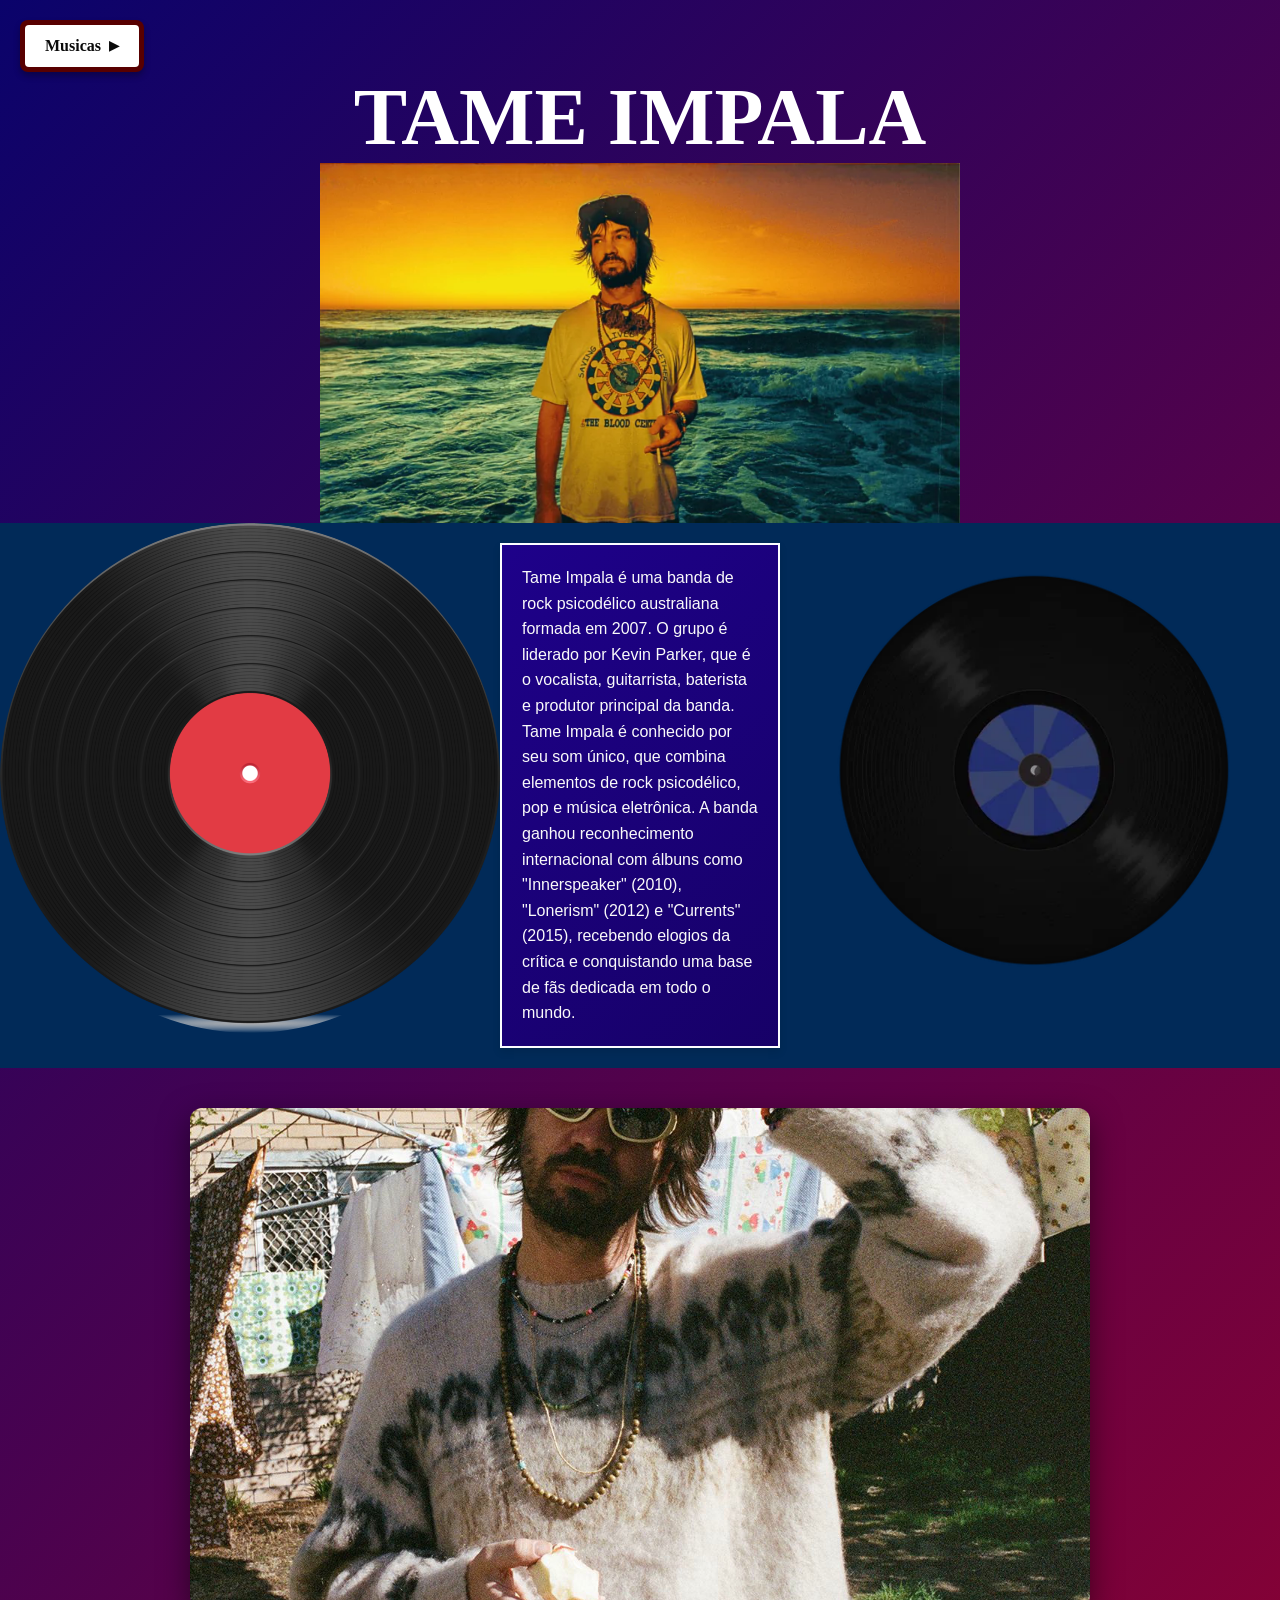
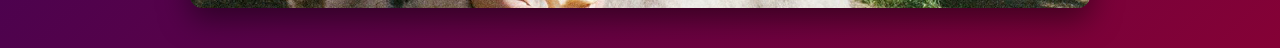
<file: Index.html>
<!doctype html>
<html lang="pt-br">
  <head>
    <meta charset="UTF-8" />
    <title>Carrossel CSS</title>
    <link rel="stylesheet" href="style.css" />
  </head>

  <body>
    <header>
        <div class="menu-container">
            <details>
                <summary>Musicas</summary>
                <ul>
                    <li><a href="index.html">Início</a></li>
                    <li><a href="musicas.html">Músicas</a></li>
                    <li><a href="albuns.html">Álbuns</a></li>
                </ul>
            </details>
        </div>
    </header>
    <div class="Text_neon">
      <h1>Tame Impala</h1>
    </div>

    <img
      class="Imagem_topo"
      src="image/TameImpala_img.jpg"
      alt="Tame_Impala_img"
    />

    <div class="Topo">
      <div class="Vinil_giratorio">
        <img class="img1" src="image/vinil_img.webp" alt="Vinil_img" />
      </div>

      <div class="Caixa_texto">
        <p>
          Tame Impala é uma banda de rock psicodélico australiana formada em
          2007. O grupo é liderado por Kevin Parker, que é o vocalista,
          guitarrista, baterista e produtor principal da banda. Tame Impala é
          conhecido por seu som único, que combina elementos de rock
          psicodélico, pop e música eletrônica. A banda ganhou reconhecimento
          internacional com álbuns como "Innerspeaker" (2010), "Lonerism" (2012)
          e "Currents" (2015), recebendo elogios da crítica e conquistando uma
          base de fãs dedicada em todo o mundo.
        </p>
      </div>

      <div class="Vinil_giratorio">
        <img class="img1" src="image/vinil_img_2.webp" alt="Vinil_img" />
      </div>
    </div>

    <div class="carrossel-container">
      <div class="carrossel-trilha">
        <div class="slide">
          <img src="image/TameImpala_img_2.jpg" alt="Imagem 1" />
        </div>

        <div class="slide">
          <img src="image/TameImpala_img_3.jpg" alt="Imagem 2" />
        </div>

        <div class="slide">
          <img src="image/TameImpala_img_4.jpg" alt="Imagem 3" />
        </div>

        <div class="slide">
          <img src="image/TameImpala_img_5.jpg" alt="Imagem 1 Repetida" />
        </div>
      </div>
    </div>
  </body>
</html>
</file>
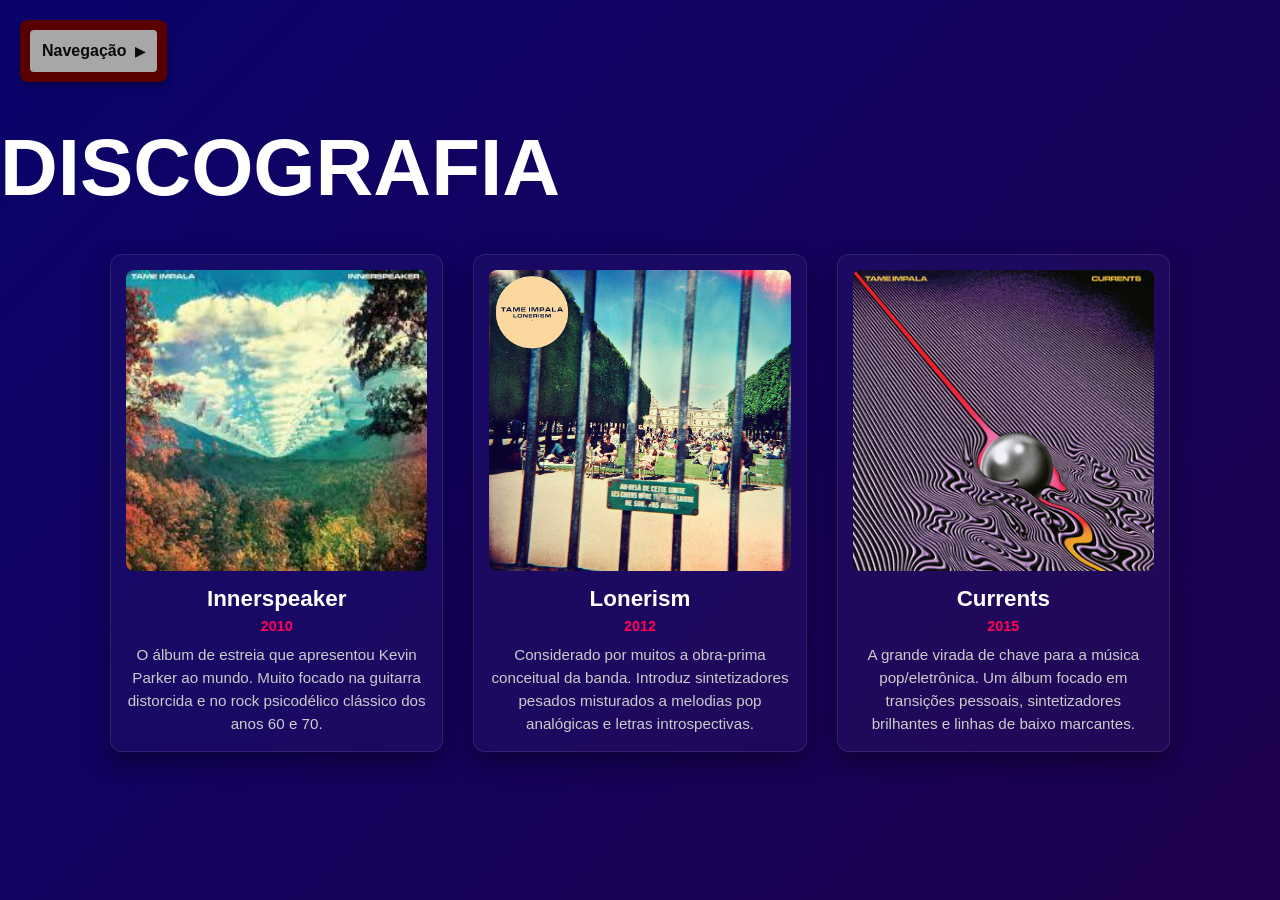
<file: albuns.html>
<!doctype html>
<html lang="pt-br">
  <head>
    <meta charset="UTF-8" />
    <meta name="viewport" content="width=device-width, initial-scale=1.0" />
    <title>Tame Impala - Álbuns</title>
    <link rel="stylesheet" href="albuns_style.css" />
  </head>
  <body>
    <div class="vinil-fantasma">
      <img src="image/vinil_img.webp" alt="Vinil Flutuante" />
    </div>

    <header>
      <div class="menu-container">
        <details>
          <summary>Navegação</summary>
          <ul>
            <li><a href="index.html">Início</a></li>
            <li><a href="musicas.html">Músicas</a></li>
            <li><a href="albuns.html">Álbuns</a></li>
          </ul>
        </details>
      </div>
    </header>

    <div class="Text_neon">
      <h1>Discografia</h1>
    </div>

    <main class="albuns-grid" id="albuns">
      <div class="album-card">
        <div class="capa-container">
          <a
            href="https://www.youtube.com/watch?v=0O_Re_0CBcI&themeRefresh=1"
            target="_blank"
          >
            <img
              src="image/Albun_img.jpg"
              class="capa-arte"
              alt="Innerspeaker"
            />
          </a>
        </div>
        <div class="album-detalhes">
          <h3>Innerspeaker</h3>
          <span class="ano-tag">2010</span>
          <p>
            O álbum de estreia que apresentou Kevin Parker ao mundo. Muito
            focado na guitarra distorcida e no rock psicodélico clássico dos
            anos 60 e 70.
          </p>
        </div>
      </div>

      <div class="album-card">
        <div class="capa-container">
          <a
            href="https://www.youtube.com/watch?v=Nb90O5hWJ6s&list=PLTU9Rfr3yfofiinMvqX1fEd4jtzwOHYYn"
            target="_blank"
          >
            <img src="image/Albun_img2.jpg" class="capa-arte" alt="Lonerism" />
          </a>
        </div>
        <div class="album-detalhes">
          <h3>Lonerism</h3>
          <span class="ano-tag">2012</span>
          <p>
            Considerado por muitos a obra-prima conceitual da banda. Introduz
            sintetizadores pesados misturados a melodias pop analógicas e letras
            introspectivas.
          </p>
        </div>
      </div>

      <div class="album-card">
        <div class="capa-container">
          <a
            href="https://www.youtube.com/watch?v=NMRhx71bGo4&list=PLntXg07Q4D0DasUGYjRjszTmvocDnVeB3"
            target="_blank"
          >
            <img src="image/Albun_img3.png" class="capa-arte" alt="Currents" />
          </a>
        </div>
        <div class="album-detalhes">
          <h3>Currents</h3>
          <span class="ano-tag">2015</span>
          <p>
            A grande virada de chave para a música pop/eletrônica. Um álbum
            focado em transições pessoais, sintetizadores brilhantes e linhas de
            baixo marcantes.
          </p>
        </div>
      </div>
    </main>
  </body>
</html>
</file>
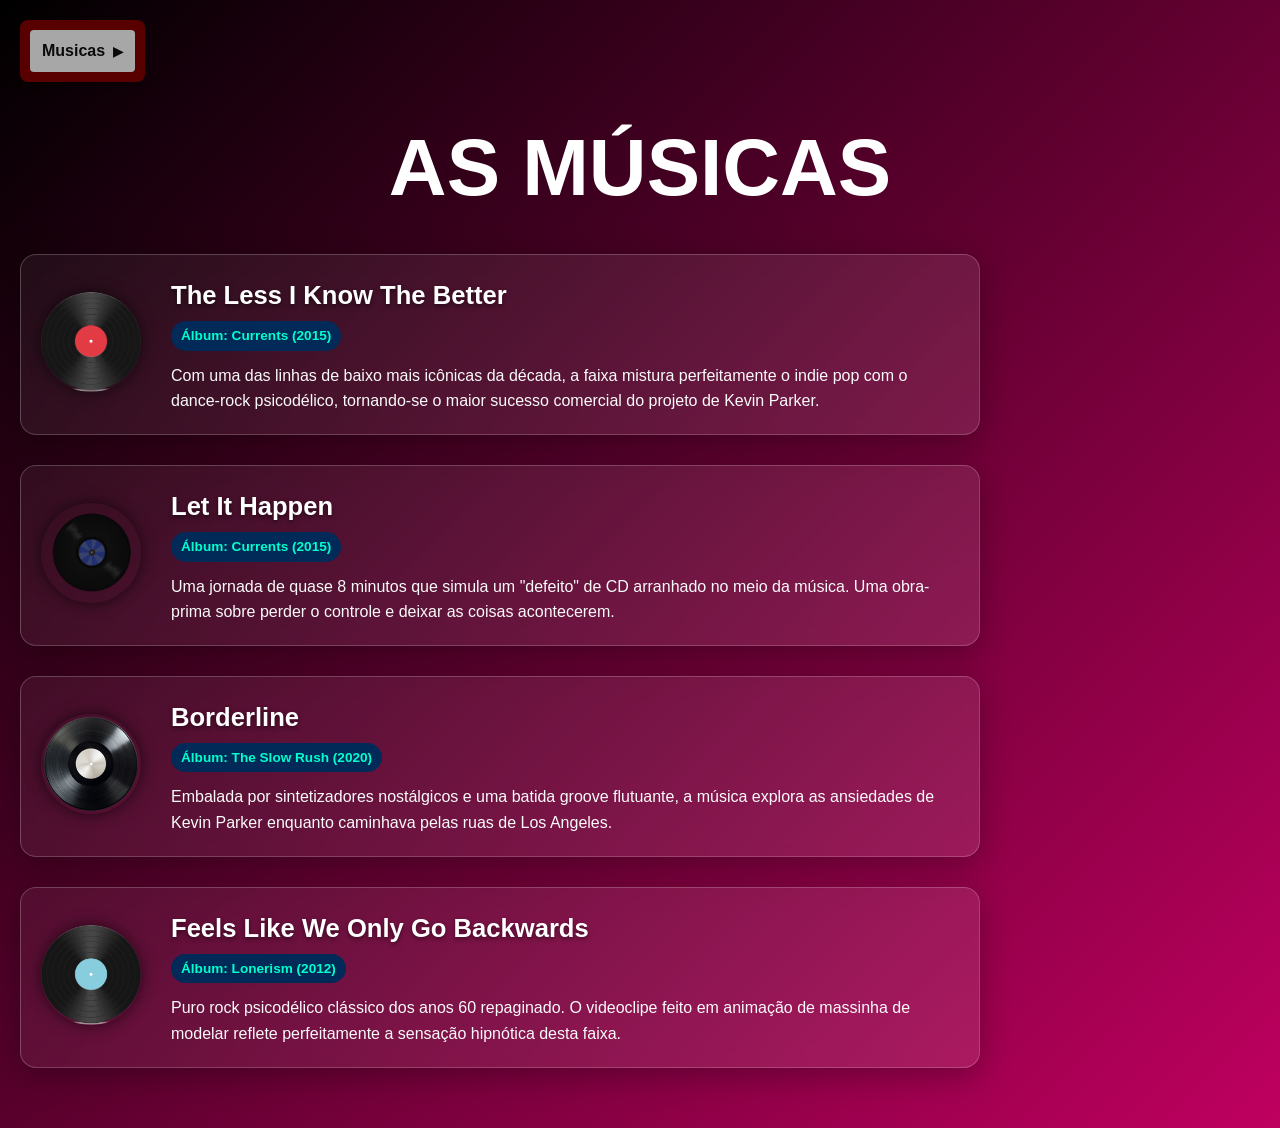
<file: musicas.html>
<!DOCTYPE html>
<html lang="pt-br">
<head>
    <meta charset="UTF-8">
    <meta name="viewport" content="width=device-width, initial-scale=1.0">
    <title>Tame Impala - Músicas</title>
    <link rel="stylesheet" href="musicas_style.css">
</head>
<body>

    <div id="loading-screen">
        <div class="loader-content">
            <div class="vinil-loader"></div>
            <p class="loading-text">Sintonizando as Frequências...</p>
        </div>
    </div>

    <header>
        <div class="menu-container">
            <details>
                <summary>Musicas</summary>
                <ul>
                    <li><a href="index.html">Início</a></li>
                    <li><a href="musicas.html">Músicas</a></li>
                    <li><a href="albuns.html">Álbuns</a></li>
                </ul>
            </details>
        </div>
    </header>

    <div class="Text_neon">
        <h1>As Músicas</h1>
    </div>

    <main class="musicas-container" id="tracks">
        
        <div class="music-card">
            <div class="vinil-disco-mini">
                <img src="image/vinil_img.webp" alt="Disco">
            </div>
            <div class="music-info">
                <h2>The Less I Know The Better</h2>
                <span class="album-tag">Álbum: Currents (2015)</span>
                <p>Com uma das linhas de baixo mais icônicas da década, a faixa mistura perfeitamente o indie pop com o dance-rock psicodélico, tornando-se o maior sucesso comercial do projeto de Kevin Parker.</p>
            </div>
        </div>

        <div class="music-card">
            <div class="vinil-disco-mini">
                <img src="image/vinil_img_2.webp" alt="Disco">
            </div>
            <div class="music-info">
                <h2>Let It Happen</h2>
                <span class="album-tag">Álbum: Currents (2015)</span>
                <p>Uma jornada de quase 8 minutos que simula um "defeito" de CD arranhado no meio da música. Uma obra-prima sobre perder o controle e deixar as coisas acontecerem.</p>
            </div>
        </div>

        <div class="music-card">
            <div class="vinil-disco-mini">
                <img src="image/vinil_img_3.webp" alt="Disco">
            </div>
            <div class="music-info">
                <h2>Borderline</h2>
                <span class="album-tag">Álbum: The Slow Rush (2020)</span>
                <p>Embalada por sintetizadores nostálgicos e uma batida groove flutuante, a música explora as ansiedades de Kevin Parker enquanto caminhava pelas ruas de Los Angeles.</p>
            </div>
        </div>

        <div class="music-card">
            <div class="vinil-disco-mini">
                <img src="image/vinil_img_4.webp" alt="Disco">
            </div>
            <div class="music-info">
                <h2>Feels Like We Only Go Backwards</h2>
                <span class="album-tag">Álbum: Lonerism (2012)</span>
                <p>Puro rock psicodélico clássico dos anos 60 repaginado. O videoclipe feito em animação de massinha de modelar reflete perfeitamente a sensação hipnótica desta faixa.</p>
            </div>
        </div>

    </main>

    <script>
        window.addEventListener('load', function () {
            const loader = document.getElementById('loading-screen');
            if (loader) {
                loader.classList.add('fade-out');
            }
        });
    </script>
</body>
</html>
</file>
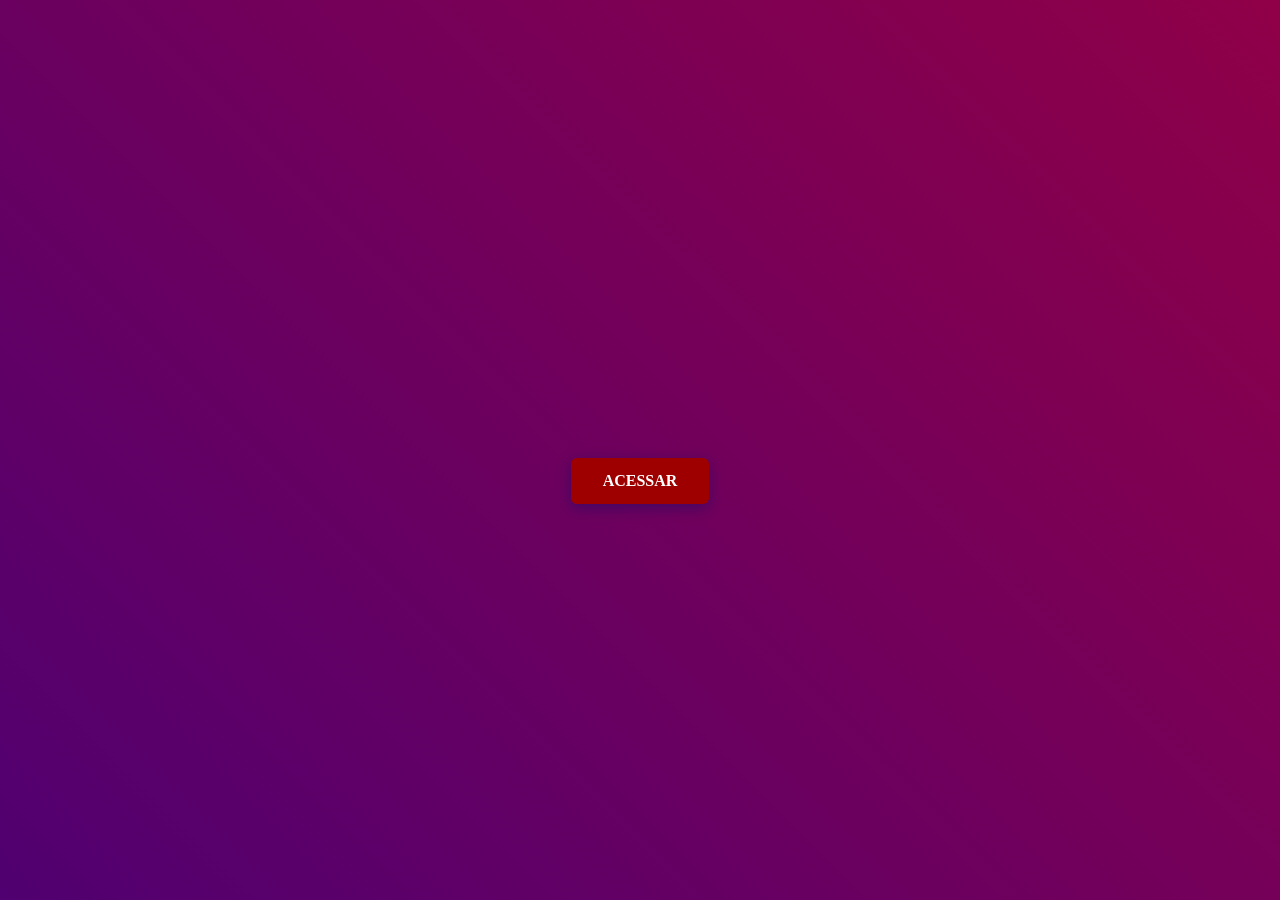
<file: pagina_inicial.html>
<!DOCTYPE html>
<html lang="pt-br">
<head>
    <meta charset="UTF-8">
    <meta name="viewport" content="width=device-width, initial-scale=1.0">
    <title>Página Inicial</title>
    <link rel="stylesheet" href="pagina_inicial.css">
</head>
<body>

    <div class="tela-home">
        <div class="conteudo">
            <a href="index.html" class="btn-entrar">Acessar</a>
        </div>
    </div>

</body>
</html>
</file>
<file: style.css>
* {
  margin: 0;
  padding: 0;
  box-sizing: border-box;
}

body {
  margin: 0;
  padding: 0;
  max-width: 100%;
  overflow-x: hidden;

  background: linear-gradient(-45deg, #3a3a3a, #ff0000, #0a036b);
  background-size: 400% 400%;

  animation: gradientAnimation 15s ease infinite;
}

h1 {
  text-align: center;
  color: white;
}

.menu-container {
    background-color: rgb(88, 0, 0);
    padding: 10px;
    border-radius: 8px;
    box-shadow: 0 4px 6px rgba(0,0,0,0.3);
    display: inline-block;
    margin: 20px 0 0 20px;
}

details {
    display: flex;
    flex-direction: row; 
    align-items: center;
}

details summary {
    padding: 12px;
    font-weight: bold;
    background-color: #a7a7a7;
    color: rgb(10, 10, 10);
    cursor: pointer;
    list-style: none;
    border-radius: 4px;
    transition: background 0.3s ease;
    display: flex;
    justify-content: center; 
    align-items: center;
    gap: 8px; 
    white-space: nowrap;
}

details summary::after {
    content: '▶';
    font-size: 0.8rem;
    transition: transform 0.3s ease;
}

details summary:hover {
    background-color: #cf0000;
    color: white;
}

details[open] summary::after {
    transform: rotate(180deg);
}

details ul {
    list-style: none;
    padding: 0;
    margin: 0;
    display: flex;      
    flex-direction: row;
    align-items: center;
    gap: 5px;
    overflow: hidden;
    max-width: 0;
    opacity: 0;
    transition: max-width 0.4s ease, opacity 0.3s ease;
}

details[open] ul {
    max-width: 500px;
    opacity: 1;
    padding-left: 10px;
}

details ul li a {
    display: block;
    padding: 10px 15px;
    color: #fff;
    text-decoration: none;
    white-space: nowrap;
    transition: background 0.2s;
    border-radius: 4px;
}

details ul li a:hover {
    background-color: rgba(255, 255, 255, 0.2);
}
.Text_neon {
  font-size: 40px;
  text-transform: uppercase;

  animation: pulsar 1.5s infinite alternate ease-in-out;
}

.Vinil_giratorio img {
  width: 500px;
  height: auto;
  border-radius: 50%;

  animation: girarVinil 4s linear infinite;
}

.Caixa_texto {
  border: 2px solid #fcfdff;
  border-radius: 0px;
  padding: 20px;
  max-width: 500px;
  box-shadow: 0 4px 8px rgba(0, 0, 0, 0.1);
  margin: 20px auto;
  color: #fafafa;
  font-family: Arial, sans-serif;
  line-height: 1.6;

  background: linear-gradient(-45deg, #ff2323, #000000,#1e018a);
  background-size: 800% 800%;

  animation: caixaFundoAnimado 15s ease infinite;
}

.Botao {
  text-align: center;
  padding-top: 20px;
}

.Imagem_topo {
  display: block;
  margin-left: auto;
  margin-right: auto;
  width: 50%;

  animation: flutuar 4s ease-in-out infinite;
}

.Topo {
  background-color: #012a58;
  max-width: 100%;
  margin: 0 auto;
  display: flex;
  flex-direction: row;
}


.menu-container {

  padding: 5px;
  display: inline-block; 
}


details {
  display: flex;
  flex-direction: row; 
  align-items: center;
}


details summary {
  padding: 12px 20px;
  font-weight: bold;
  background-color: #ffffff;
  color: rgb(10, 10, 10);
  cursor: pointer;
  list-style: none;
  border-radius: 4px;
  transition: background 0.3s ease, color 0.3s ease;
  
  display: flex;
  justify-content: center; 
  align-items: center;
  gap: 8px; 
  white-space: nowrap; 
}


details summary::-webkit-details-marker {
  display: none;
}


details summary::after {
  content: '▶';
  font-size: 0.8rem;
  transition: transform 0.3s ease;
}


details summary:hover {
  background-color: #cf0000;
  color: white; 
}

details[open] summary::after {
  transform: rotate(180deg);
}


details ul {
  list-style: none;
  padding: 0;
  margin: 0;
  display: flex;       
  flex-direction: row;
  align-items: center;
  gap: 5px;
  

  overflow: hidden;
  max-width: 0;
  opacity: 0;
  transition: max-width 0.4s ease, opacity 0.3s ease;
}


details[open] ul {
  max-width: 600px; 
  opacity: 1;
  padding-left: 15px; 
}

details ul li a {
  display: block;
  padding: 10px 15px;
  color: #fff; 
  text-decoration: none;
  white-space: nowrap; 
  transition: background 0.2s, color 0.2s;
  border-radius: 4px;
}


details ul li a:hover {
  background-color: #f5f5f5;
  color: #333;
} 

.carrossel-container {
  width: 900px;
  height: 500px;
  overflow: hidden;
  border-radius: 12px;
  box-shadow: 0 10px 30px rgba(0, 0, 0, 0.5);
  margin: 40px auto;
}

.carrossel-trilha {
  display: flex;
  width: 100%;
  height: 100%;
  animation: rolar 10s infinite ease-in-out alternate;
}

.slide {
  width: 900px;
  flex-shrink: 0;
  height: 100%;
}

.slide img {
  width: 100%;
  height: 100%;
  object-fit: cover;
}


@keyframes caixaFundoAnimado {
  0% { background-position: 0% 50%; }
  50% { background-position: 100% 50%; }
  100% { background-position: 0% 50%; }
}

@keyframes girarVinil {
  from { transform: rotate(0deg); }
  to { transform: rotate(360deg); }
}

@keyframes pulsar {
  0% {
    text-shadow:
      0 0 5px #fff,
      0 0 10px #ff00de,
      0 0 20px #ff00de;
  }
  100% {
    text-shadow:
      0 0 10px #fff,
      0 0 30px #ff00de,
      0 0 50px #ff00de;
  }
}

@keyframes gradientAnimation {
  0% { background-position: 0% 50%; }
  50% { background-position: 100% 50%; }
  100% { background-position: 0% 50%; }
}

@keyframes flutuar {
  0% { transform: translateY(0px); }
  50% { transform: translateY(-20px); }
  100% { transform: translateY(0px); }
}




@keyframes rolar {
  0%, 15% { transform: translateX(0); }
  15%, 15% { transform: translateX(-100%); }
  30%, 30% { transform: translateX(-200%); }
  30%, 45% { transform: translateX(-200%); }
  45%, 45% { transform: translateX(-300%); }
}
</file>
<file: albuns_style.css>
* {
    margin: 0;
    padding: 0;
    box-sizing: border-box;
}

body {
    margin: 0;
    padding: 0;
    max-width: 100%;
    overflow-x: hidden; 
    background: linear-gradient(-45deg, #050510, #ff0055, #240046, #0a036b);
    background-size: 400% 400%;
    animation: gradientAnimation 15s ease infinite;
    font-family: Arial, sans-serif;
}

h1, h3 {
    color: white;
}

.vinil-fantasma {
    position: fixed;
    top: 40%;
    left: -200px; 
    width: 180px;
    height: 180px;
    z-index: 1;
    opacity: 0.25; 
    pointer-events: none; 
}

.vinil-fantasma img {
    width: 100%;
    height: 100%;
    border-radius: 50%;
    animation: moverHorizontal 12s linear infinite, girarVinil 4s linear infinite;
}


@keyframes moverHorizontal {
    0% {
        left: -200px;
    }
    100% {
        left: 105vw; 
    }
}


.menu-container {
    background-color: rgb(88, 0, 0);
    padding: 10px;
    border-radius: 8px;
    box-shadow: 0 4px 6px rgba(0,0,0,0.3);
    display: inline-block;
    margin: 20px 0 0 20px;
    position: relative;
    z-index: 10; 
}

details {
    display: flex;
    flex-direction: row; 
    align-items: center;
}

details summary {
    padding: 12px;
    font-weight: bold;
    background-color: #a7a7a7;
    color: rgb(10, 10, 10);
    cursor: pointer;
    list-style: none;
    border-radius: 4px;
    transition: background 0.3s ease;
    display: flex;
    justify-content: center; 
    align-items: center;
    gap: 8px; 
    white-space: nowrap;
}

details summary::after {
    content: '▶';
    font-size: 0.8rem;
    transition: transform 0.3s ease;
}

details summary:hover {
    background-color: #cf0000;
    color: white;
}

details[open] summary::after {
    transform: rotate(180deg);
}

details ul {
    list-style: none;
    padding: 0;
    margin: 0;
    display: flex;      
    flex-direction: row;
    align-items: center;
    gap: 5px;
    overflow: hidden;
    max-width: 0;
    opacity: 0;
    transition: max-width 0.4s ease, opacity 0.3s ease;
}

details[open] ul {
    max-width: 500px;
    opacity: 1;
    padding-left: 10px;
}

details ul li a {
    display: block;
    padding: 10px 15px;
    color: #fff;
    text-decoration: none;
    white-space: nowrap;
    transition: background 0.2s;
    border-radius: 4px;
}

details ul li a:hover {
    background-color: rgba(255, 255, 255, 0.2);
}

/* --- TEXTO NEON --- */
.Text_neon {
    font-size: 40px;
    text-transform: uppercase;
    margin: 40px 0;
    position: relative;
    z-index: 5;
    animation: pulsar 1.5s infinite alternate ease-in-out;
}


.albuns-grid {
    max-width: 1100px;
    margin: 0 auto;
    padding: 0 20px 60px 20px;
    display: grid;
    grid-template-columns: repeat(auto-fit, minmax(240px, 1fr));
    gap: 30px;
    position: relative;
    z-index: 5; 
}

.album-card {
    background: rgba(255, 255, 255, 0.03);
    border: 1px solid rgba(255, 255, 255, 0.1);
    border-radius: 12px;
    padding: 15px;
    text-align: center;
    box-shadow: 0 10px 25px rgba(0,0,0,0.4);
    backdrop-filter: blur(5px);
    transition: transform 0.3s ease, border-color 0.3s ease, box-shadow 0.3s ease;
}

.album-card:hover {
    transform: translateY(-8px);
    border-color: #ff0055;
    box-shadow: 0 15px 35px rgba(255, 0, 85, 0.3);
}

.capa-container {
    width: 100%;
    aspect-ratio: 1 / 1; 
    overflow: hidden;
    border-radius: 8px;
    margin-bottom: 15px;
    background-color: #111;
}

.capa-arte {
    width: 100%;
    height: 100%;
    object-fit: cover;
    transition: transform 0.5s ease;
}

.album-card:hover .capa-arte {
    transform: scale(1.05) rotate(2deg); 
}

.album-detalhes h3 {
    font-size: 1.4rem;
    margin-bottom: 5px;
}

.ano-tag {
    display: inline-block;
    color: #ff0055;
    font-weight: bold;
    font-size: 0.9rem;
    margin-bottom: 10px;
}

.album-detalhes p {
    color: #ccc;
    font-size: 0.95rem;
    line-height: 1.5;
}



/* --- ANIMAÇÕES PADRÃO --- */
@keyframes gradientAnimation {
    0% { background-position: 0% 50%; }
    50% { background-position: 100% 50%; }
    100% { background-position: 0% 50%; }
}

@keyframes girarVinil {
    from { transform: rotate(0deg); }
    to { transform: rotate(360deg); }
}

@keyframes pulsar {
    0% { text-shadow: 0 0 5px #fff, 0 0 10px #ff0055, 0 0 20px #ff0055; }
    100% { text-shadow: 0 0 10px #fff, 0 0 30px #240046, 0 0 50px #240046; }
}

@keyframes pulsarTexto {
    0% { opacity: 0.3; }
    100% { opacity: 1; text-shadow: 0 0 10px #ff0055; }
}
</file>
<file: musicas_style.css>
* {
    margin: 0;
    padding: 0;
    box-sizing: border-box;
}

body {
    margin: 0;
    padding: 0;
    max-width: 100%;
    overflow-x: hidden;
    background: linear-gradient(-45deg, #0b0314, #4a00e0, #ff007f, #000000);
    background-size: 400% 400%;
    animation: gradientAnimation 18s ease infinite;
    font-family: Arial, sans-serif;
}

h1, h2 {
    text-align: center;
    color: white;
}


.menu-container {
    background-color: rgb(88, 0, 0);
    padding: 10px;
    border-radius: 8px;
    box-shadow: 0 4px 6px rgba(0,0,0,0.3);
    display: inline-block;
    margin: 20px 0 0 20px;
}

details {
    display: flex;
    flex-direction: row; 
    align-items: center;
}

details summary {
    padding: 12px;
    font-weight: bold;
    background-color: #a7a7a7;
    color: rgb(10, 10, 10);
    cursor: pointer;
    list-style: none;
    border-radius: 4px;
    transition: background 0.3s ease;
    display: flex;
    justify-content: center; 
    align-items: center;
    gap: 8px; 
    white-space: nowrap;
}

details summary::after {
    content: '▶';
    font-size: 0.8rem;
    transition: transform 0.3s ease;
}

details summary:hover {
    background-color: #cf0000;
    color: white;
}

details[open] summary::after {
    transform: rotate(180deg);
}

details ul {
    list-style: none;
    padding: 0;
    margin: 0;
    display: flex;      
    flex-direction: row;
    align-items: center;
    gap: 5px;
    overflow: hidden;
    max-width: 0;
    opacity: 0;
    transition: max-width 0.4s ease, opacity 0.3s ease;
}

details[open] ul {
    max-width: 500px;
    opacity: 1;
    padding-left: 10px;
}

details ul li a {
    display: block;
    padding: 10px 15px;
    color: #fff;
    text-decoration: none;
    white-space: nowrap;
    transition: background 0.2s;
    border-radius: 4px;
}

details ul li a:hover {
    background-color: rgba(255, 255, 255, 0.2);
}


.Text_neon {
    font-size: 40px;
    text-transform: uppercase;
    margin: 40px 0;
    animation: pulsar 1.5s infinite alternate ease-in-out;
}

.musicas-container {
    max-width: 1000px;
    margin: 0 auto padding 40px;
    display: flex;
    flex-direction: column;
    gap: 30px;
    padding: 0 20px 60px 20px;
}

.music-card {
    background: linear-gradient(135deg, rgba(255, 255, 255, 0.05), rgba(255, 255, 255, 0.1));
    backdrop-filter: blur(10px);
    -webkit-backdrop-filter: blur(10px);
    border: 1px solid rgba(255, 255, 255, 0.2);
    border-radius: 16px;
    padding: 20px;
    display: flex;
    align-items: center;
    gap: 30px;
    box-shadow: 0 8px 32px rgba(0, 0, 0, 0.3);
    transition: transform 0.3s ease, box-shadow 0.3s ease;
}

.music-card:hover {
    transform: scale(1.02);
    box-shadow: 0 12px 40px rgba(255, 0, 222, 0.2);
    border-color: #ff00de;
}


.vinil-disco-mini img {
    width: 100px;
    height: 100px;
    border-radius: 50%;
    animation: girarVinil 6s linear infinite;
    box-shadow: 0 0 15px rgba(0, 0, 0, 0.6);
}

.music-info {
    color: #fafafa;
    line-height: 1.6;
}

.music-info h2 {
    text-align: left;
    font-size: 1.6rem;
    margin-bottom: 5px;
    color: #fff;
    text-shadow: 0 2px 4px rgba(0,0,0,0.5);
}

.album-tag {
    display: inline-block;
    background-color: #012a58;
    color: #00ffcc;
    padding: 4px 10px;
    border-radius: 20px;
    font-size: 0.85rem;
    font-weight: bold;
    margin-bottom: 12px;
}


#loading-screen {
    position: fixed;
    top: 0;
    left: 0;
    width: 100vw;
    height: 100vh;
    background-color: #0a0412;
    z-index: 9999;
    display: flex;
    justify-content: center;
    align-items: center;
    transition: opacity 0.5s ease, visibility 0.5s ease;
}

.loader-content {
    text-align: center;
}

.vinil-loader {
    width: 120px;
    height: 120px;
    border-radius: 50%;
    margin: 0 auto 20px;
    background: conic-gradient(from 0deg, #ff007f, #4a00e0, #00ffcc, #ff007f);
    position: relative;
    box-shadow: 0 0 25px #ff007f;
    animation: girarVinil 1s linear infinite;
}

.vinil-loader::after {
    content: '';
    position: absolute;
    top: 50%;
    left: 50%;
    transform: translate(-50%, -50%);
    width: 22px;
    height: 22px;
    background-color: #0a0412;
    border-radius: 50%;
}

.loading-text {
    color: #ffffff;
    font-size: 1.1rem;
    text-transform: uppercase;
    letter-spacing: 4px;
    animation: pulsarTexto 1.2s infinite alternate ease-in-out;
}

#loading-screen.fade-out {
    opacity: 0;
    visibility: hidden;
}

@keyframes gradientAnimation {
    0% { background-position: 0% 50%; }
    50% { background-position: 100% 50%; }
    100% { background-position: 0% 50%; }
}

@keyframes girarVinil {
    from { transform: rotate(0deg); }
    to { transform: rotate(360deg); }
}

@keyframes pulsar {
    0% { text-shadow: 0 0 5px #fff, 0 0 10px #ff007f, 0 0 20px #ff007f; }
    100% { text-shadow: 0 0 10px #fff, 0 0 30px #4a00e0, 0 0 50px #4a00e0; }
}

@keyframes pulsarTexto {
    0% { opacity: 0.3; }
    100% { opacity: 1; text-shadow: 0 0 10px #00ffcc; }
}

@media (max-width: 600px) {
    .music-card {
        flex-direction: column;
        text-align: center;
    }
    .music-info h2 {
        text-align: center;
    }
}
</file>
<file: pagina_inicial.css>
body {
    color: white;

      background: linear-gradient(45deg, #2f0086, #ff0000);
  background-size: 400% 400%;
  
  
  animation: gradientAnimation 15s ease infinite;
}

.conteudo { 
  text-align: center;
  padding-top: 450px;
}



.tela-home h1 { font-size: 2.5rem; margin-bottom: 10px; }
.tela-home p { color: #9ca3af; margin-bottom: 30px; }

.btn-entrar {
    display: inline-block;
    padding: 14px 32px;
    background-color: #9e0000;
    color: rgb(255, 255, 255);
    font-weight: 600;
    text-transform: uppercase;
    text-decoration: none;
    border-radius: 6px;
    box-shadow: 0 4px 14px rgba(0, 16, 107, 0.4);
    transition: transform 0.3s ease, box-shadow 0.3s ease, background-color 0.3s;
}

.btn-entrar:hover {
    background-color: #e20000;
    transform: scale(1.30);
}

@keyframes gradientAnimation {
  0% {
    background-position: 0% 50%;
  }
  50% {
    background-position: 100% 50%;
  }
  100% {
    background-position: 0% 50%;
  }
}
</file>
